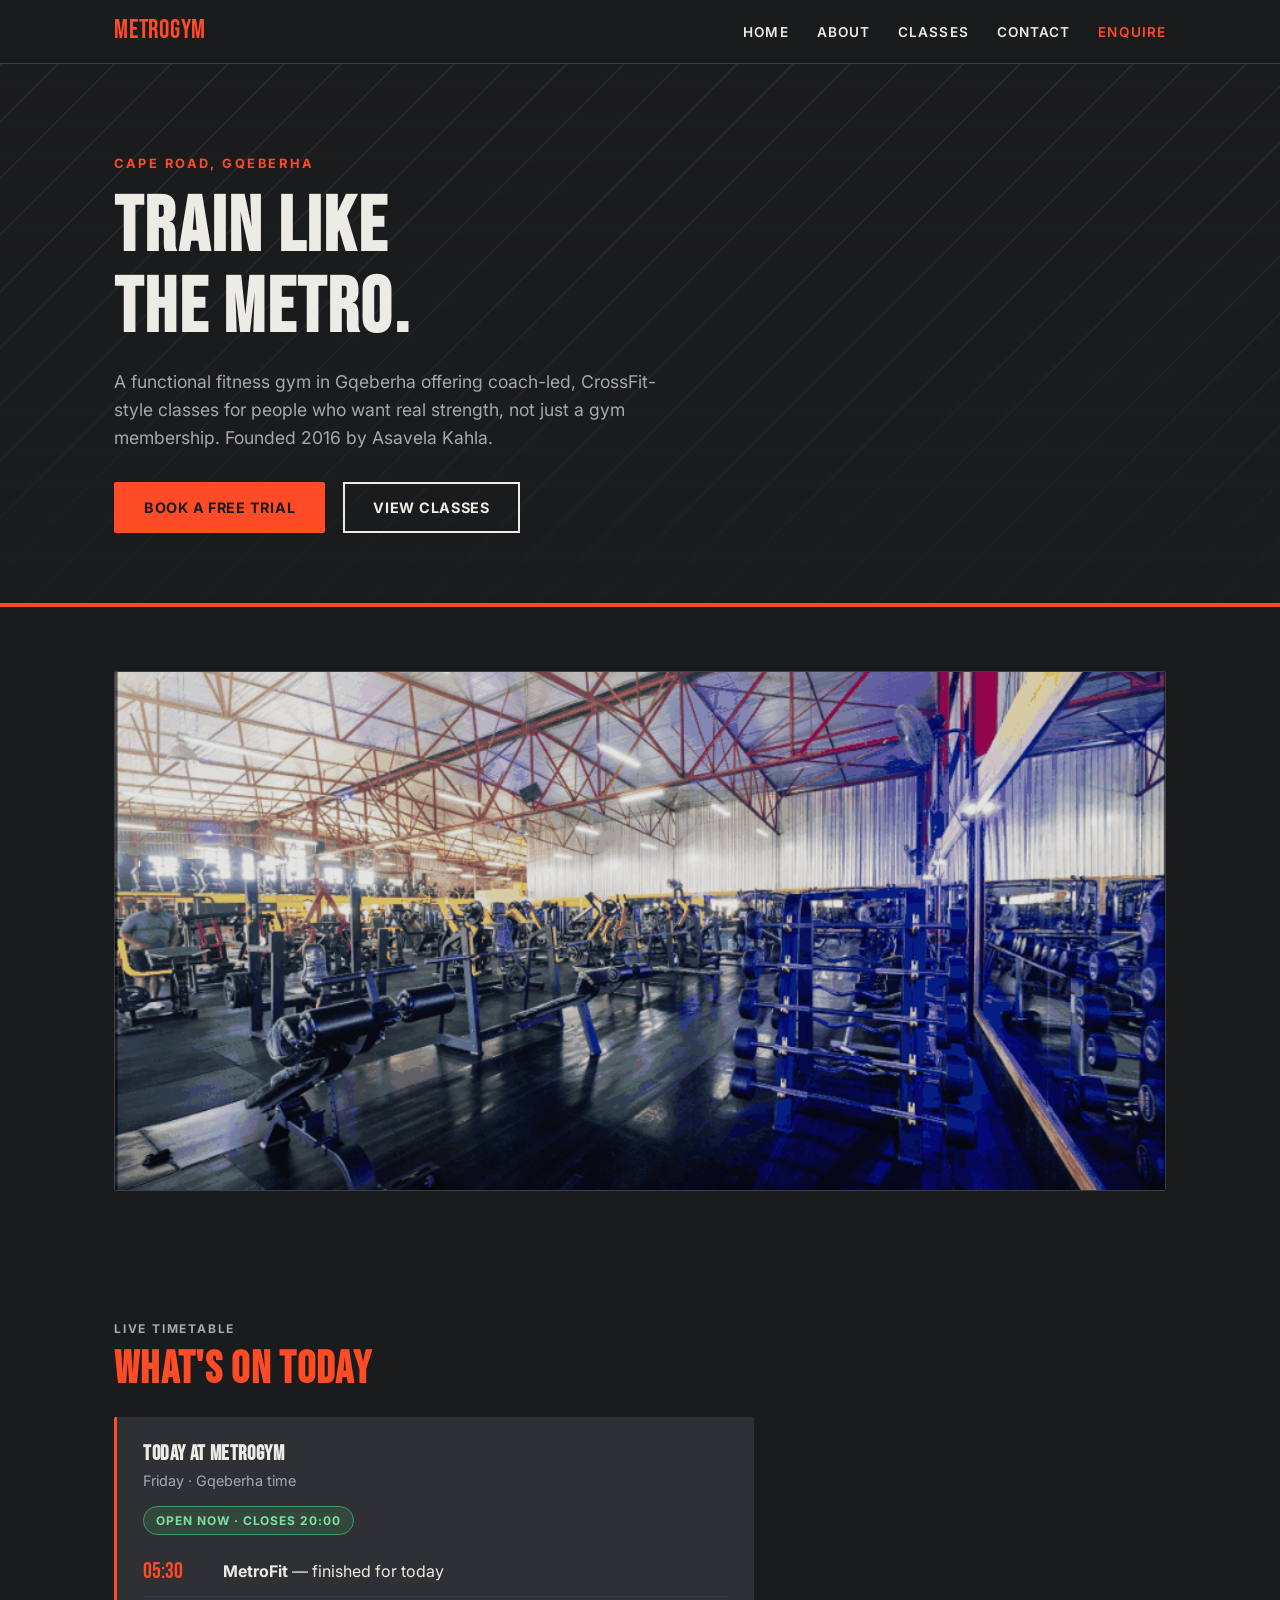
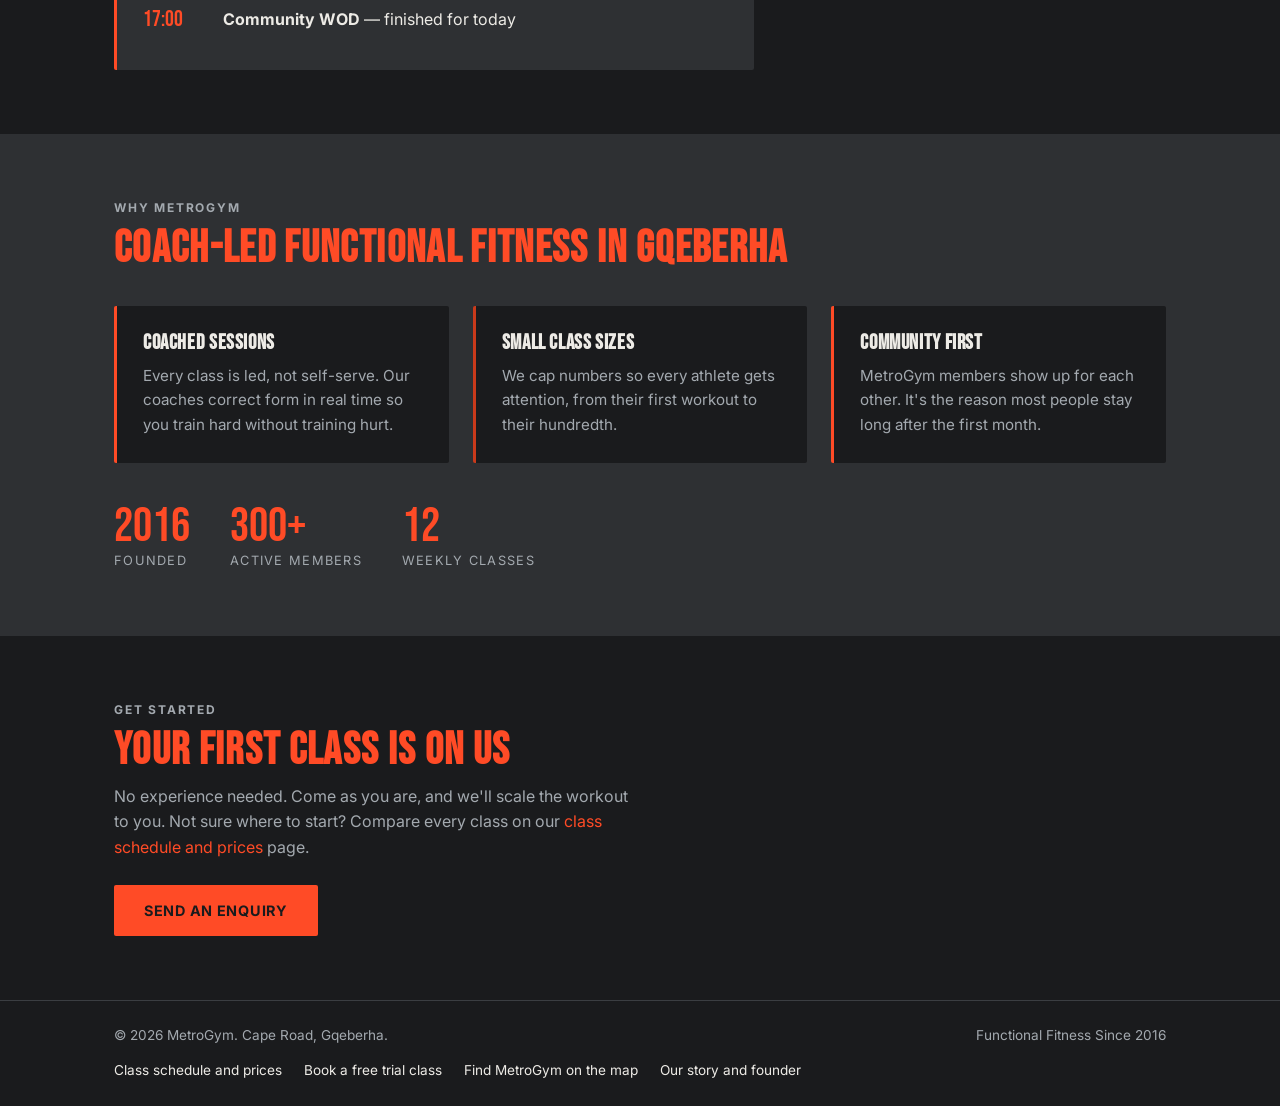
<file: index.html>
<!DOCTYPE html>
<html lang="en-ZA">
<head>
<meta charset="UTF-8">
<meta name="viewport" content="width=device-width, initial-scale=1.0">

<!-- SEO: unique title, description and keywords for this page -->
<title>MetroGym | Functional Fitness Gym in Gqeberha</title>
<meta name="description" content="MetroGym is a functional fitness gym on Cape Road, Gqeberha. Coach-led CrossFit-style classes for all levels. Book your free first class today.">
<meta name="keywords" content="functional fitness Gqeberha, CrossFit Gqeberha, gym Gqeberha, group fitness classes, beginner gym, MetroGym">
<meta name="author" content="Phawu Zotwa">
<meta name="robots" content="index, follow">
<meta name="theme-color" content="#1A1B1D">
<link rel="canonical" href="https://phawu6-spec.github.io/metrogym/">

<!-- Social sharing previews (Open Graph / Twitter) -->
<meta property="og:type" content="website">
<meta property="og:site_name" content="MetroGym">
<meta property="og:title" content="MetroGym | Functional Fitness Gym in Gqeberha">
<meta property="og:description" content="MetroGym is a functional fitness gym on Cape Road, Gqeberha. Coach-led CrossFit-style classes for all levels. Book your free first class today.">
<meta property="og:url" content="https://phawu6-spec.github.io/metrogym/">
<meta property="og:image" content="https://phawu6-spec.github.io/metrogym/images/hero-training.png">
<meta name="twitter:card" content="summary_large_image">

<link rel="icon" type="image/png" href="images/logo-mark.png">

<!-- Fonts and stylesheet -->
<link rel="preconnect" href="https://fonts.googleapis.com">
<link rel="preconnect" href="https://fonts.gstatic.com" crossorigin>
<link rel="stylesheet" href="https://fonts.googleapis.com/css2?family=Bebas+Neue&family=Inter:wght@400;500;600;700&display=swap">
<link rel="stylesheet" href="css/style.css">
<script>document.documentElement.className += ' js';</script>
<script type="application/ld+json">
{
  "@context": "https://schema.org",
  "@type": "ExerciseGym",
  "name": "MetroGym",
  "url": "https://phawu6-spec.github.io/metrogym/",
  "image": "https://phawu6-spec.github.io/metrogym/images/gym-exterior.png",
  "description": "Coach-led functional fitness and CrossFit-style classes on Cape Road, Gqeberha, founded in 2016 by Asavela Kahla.",
  "telephone": "+27415550123",
  "email": "info@metrogym.co.za",
  "foundingDate": "2016",
  "founder": {
    "@type": "Person",
    "name": "Asavela Kahla"
  },
  "priceRange": "R200 - R550 per month",
  "address": {
    "@type": "PostalAddress",
    "streetAddress": "Cape Road",
    "addressLocality": "Gqeberha",
    "addressRegion": "Eastern Cape",
    "addressCountry": "ZA"
  },
  "geo": {
    "@type": "GeoCoordinates",
    "latitude": -33.9456,
    "longitude": 25.5702
  },
  "openingHoursSpecification": [
    {
      "@type": "OpeningHoursSpecification",
      "dayOfWeek": [
        "Monday",
        "Tuesday",
        "Wednesday",
        "Thursday",
        "Friday"
      ],
      "opens": "05:00",
      "closes": "20:00"
    },
    {
      "@type": "OpeningHoursSpecification",
      "dayOfWeek": "Saturday",
      "opens": "07:00",
      "closes": "12:00"
    }
  ]
}
</script>
</head>
<body>
<a class="skip-link" href="#main">Skip to main content</a>

<!-- Site header: brand and primary navigation, shared across all pages -->
<header>
  <div class="nav-wrap">
    <a href="index.html" class="brand" aria-label="MetroGym home">METRO<span>GYM</span></a>
    <input type="checkbox" id="nav-toggle" class="nav-toggle">
    <label for="nav-toggle" class="nav-toggle-label" aria-label="Toggle menu">
      <span></span><span></span><span></span>
    </label>
    <nav id="site-nav" aria-label="Main navigation">
      <ul>
        <li><a href="index.html" aria-current="page">Home</a></li>
        <li><a href="about.html">About</a></li>
        <li><a href="services.html">Classes</a></li>
        <li><a href="contact.html">Contact</a></li>
        <li><a href="enquiry.html">Enquire</a></li>
      </ul>
    </nav>
  </div>
</header>

<!-- Main page content -->
<main id="main">

<!-- Hero: single H1, short pitch and the two main calls to action -->
<section class="hero">
  <div class="container">
    <p class="eyebrow">Cape Road, Gqeberha</p>
    <h1>Train Like<br>The Metro.</h1>
    <p class="lead">A functional fitness gym in Gqeberha offering coach-led, CrossFit-style classes for people who want real strength, not just a gym membership. Founded 2016 by Asavela Kahla.</p>
    <a href="enquiry.html" class="btn">Book a Free Trial</a>
    <a href="services.html" class="btn-outline" style="margin-left:14px;">View Classes</a>
  </div>
</section>

<section>
  <div class="container">
    <img src="images/hero-training.png" alt="Coach-led functional fitness training on the MetroGym floor in Gqeberha" class="photo" width="836" height="561">
  </div>
</section>

<!-- Dynamic content: built by js/script.js from data/classes.json and the clock -->
<section>
  <div class="container reveal">
    <p class="eyebrow-label">Live Timetable</p>
    <h2>What's On Today</h2>
    <div id="today-widget" aria-live="polite">
      <p class="today-note">See the full weekly timetable on our <a href="services.html">classes and schedule page</a>.</p>
    </div>
  </div>
</section>

<section class="alt">
  <div class="container">
    <p class="eyebrow-label">Why MetroGym</p>
    <h2>Coach-Led Functional Fitness In Gqeberha</h2>
    <div class="grid">
      <div class="card reveal">
        <h3>Coached Sessions</h3>
        <p>Every class is led, not self-serve. Our coaches correct form in real time so you train hard without training hurt.</p>
      </div>
      <div class="card reveal">
        <h3>Small Class Sizes</h3>
        <p>We cap numbers so every athlete gets attention, from their first workout to their hundredth.</p>
      </div>
      <div class="card reveal">
        <h3>Community First</h3>
        <p>MetroGym members show up for each other. It's the reason most people stay long after the first month.</p>
      </div>
    </div>
    <div class="stats">
      <div class="stat"><div class="num">2016</div><div class="label">Founded</div></div>
      <div class="stat"><div class="num">300+</div><div class="label">Active Members</div></div>
      <div class="stat"><div class="num">12</div><div class="label">Weekly Classes</div></div>
    </div>
  </div>
</section>

<section>
  <div class="container">
    <p class="eyebrow-label">Get Started</p>
    <h2>Your First Class Is On Us</h2>
    <p style="color:var(--steel); max-width:520px; margin-top:10px;">No experience needed. Come as you are, and we'll scale the workout to you. Not sure where to start? Compare every class on our <a href="services.html">class schedule and prices</a> page.</p>
    <a href="enquiry.html" class="btn" style="margin-top:24px;">Send an Enquiry</a>
  </div>
</section>

</main>

<!-- Site footer: copyright, tagline and internal links, shared across all pages -->
<footer>
  <div class="container">
    <span>&copy; <span id="year">2026</span> MetroGym. Cape Road, Gqeberha.</span>
    <span>Functional Fitness Since 2016</span>
    <ul class="footer-links">
      <li><a href="services.html">Class schedule and prices</a></li>
      <li><a href="enquiry.html">Book a free trial class</a></li>
      <li><a href="contact.html">Find MetroGym on the map</a></li>
      <li><a href="about.html">Our story and founder</a></li>
    </ul>
  </div>
</footer>

<script src="js/script.js"></script>
</body>
</html>
</file>
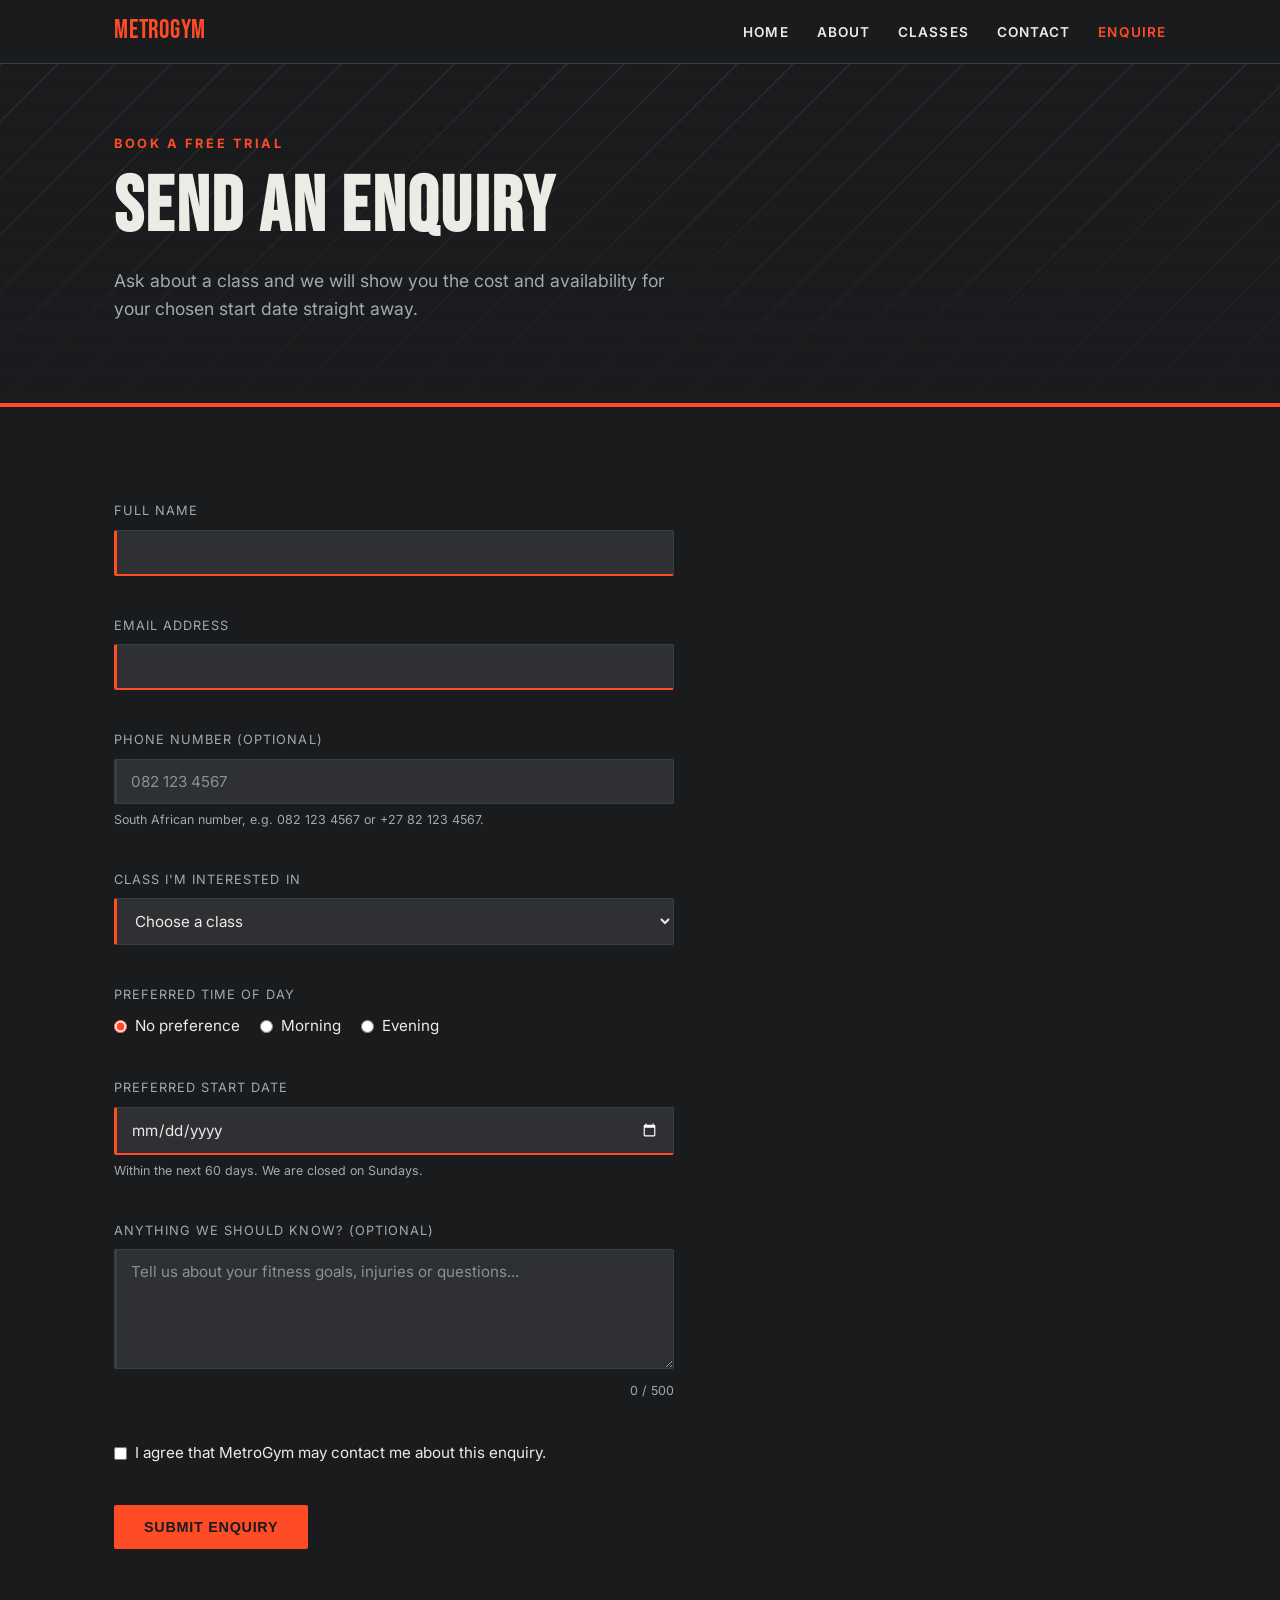
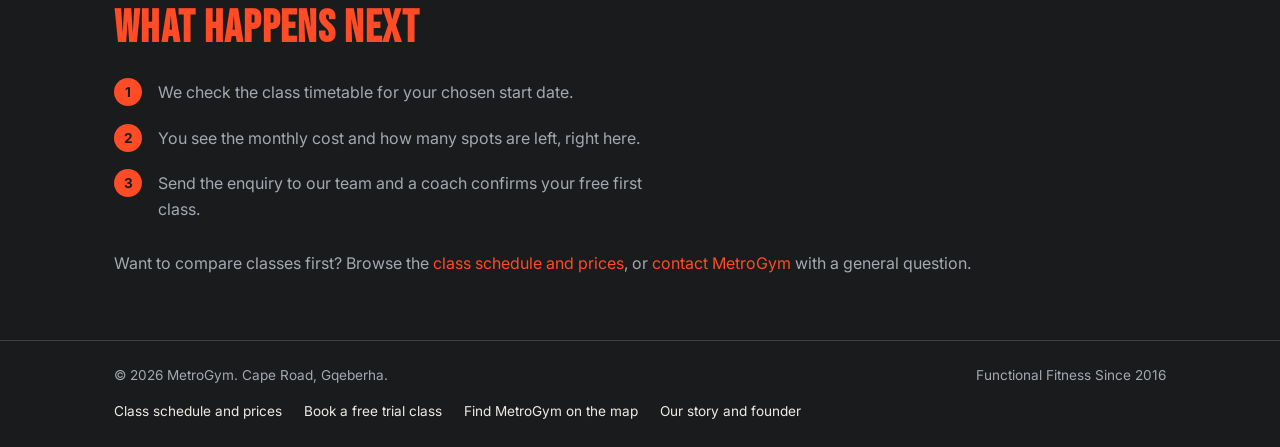
<file: enquiry.html>
<!DOCTYPE html>
<html lang="en-ZA">
<head>
<meta charset="UTF-8">
<meta name="viewport" content="width=device-width, initial-scale=1.0">

<!-- SEO: unique title, description and keywords for this page -->
<title>Class Enquiry & Free Trial | MetroGym Gqeberha</title>
<meta name="description" content="Enquire about a MetroGym class in Gqeberha. Choose your class and start date to see the monthly cost and availability, and book your free first class.">
<meta name="keywords" content="gym enquiry Gqeberha, free trial class, book fitness class, MetroGym prices, class availability">
<meta name="author" content="Phawu Zotwa">
<meta name="robots" content="index, follow">
<meta name="theme-color" content="#1A1B1D">
<link rel="canonical" href="https://phawu6-spec.github.io/metrogym/enquiry.html">

<!-- Social sharing previews (Open Graph / Twitter) -->
<meta property="og:type" content="website">
<meta property="og:site_name" content="MetroGym">
<meta property="og:title" content="Class Enquiry & Free Trial | MetroGym Gqeberha">
<meta property="og:description" content="Enquire about a MetroGym class in Gqeberha. Choose your class and start date to see the monthly cost and availability, and book your free first class.">
<meta property="og:url" content="https://phawu6-spec.github.io/metrogym/enquiry.html">
<meta property="og:image" content="https://phawu6-spec.github.io/metrogym/images/hero-training.png">
<meta name="twitter:card" content="summary_large_image">

<link rel="icon" type="image/png" href="images/logo-mark.png">

<!-- Fonts and stylesheet -->
<link rel="preconnect" href="https://fonts.googleapis.com">
<link rel="preconnect" href="https://fonts.gstatic.com" crossorigin>
<link rel="stylesheet" href="https://fonts.googleapis.com/css2?family=Bebas+Neue&family=Inter:wght@400;500;600;700&display=swap">
<link rel="stylesheet" href="css/style.css">
<script>document.documentElement.className += ' js';</script>
</head>
<body>
<a class="skip-link" href="#main">Skip to main content</a>

<!-- Site header: brand and primary navigation, shared across all pages -->
<header>
  <div class="nav-wrap">
    <a href="index.html" class="brand" aria-label="MetroGym home">METRO<span>GYM</span></a>
    <input type="checkbox" id="nav-toggle" class="nav-toggle">
    <label for="nav-toggle" class="nav-toggle-label" aria-label="Toggle menu">
      <span></span><span></span><span></span>
    </label>
    <nav id="site-nav" aria-label="Main navigation">
      <ul>
        <li><a href="index.html">Home</a></li>
        <li><a href="about.html">About</a></li>
        <li><a href="services.html">Classes</a></li>
        <li><a href="contact.html">Contact</a></li>
        <li><a href="enquiry.html" aria-current="page">Enquire</a></li>
      </ul>
    </nav>
  </div>
</header>

<!-- Main page content -->
<main id="main">

<section class="hero" style="padding:70px 0 50px;">
  <div class="container">
    <p class="eyebrow">Book A Free Trial</p>
    <h1>Send an Enquiry</h1>
    <p class="lead">Ask about a class and we will show you the cost and availability for your chosen start date straight away.</p>
  </div>
</section>

<section>
  <div class="container">
    <!-- Enquiry form: about ONE class (cost + availability). The action attribute names where the details are sent (the gym's email address); js/script.js validates first and answers on the page. -->
    <form id="enquiry-form" action="mailto:info@metrogym.co.za" method="post" enctype="text/plain" aria-label="Class enquiry form">
      <div class="field">
        <label for="name">Full name</label>
        <input type="text" id="name" name="name" required minlength="2" maxlength="60" autocomplete="name" data-name-field>
        <span class="field-error" id="name-error"></span>
      </div>
      <div class="field">
        <label for="email">Email address</label>
        <input type="email" id="email" name="email" required maxlength="120" autocomplete="email">
        <span class="field-error" id="email-error"></span>
      </div>
      <div class="field">
        <label for="phone">Phone number (optional)</label>
        <input type="tel" id="phone" name="phone" maxlength="18" pattern="(\+27|0)[0-9 \-]{9,14}" placeholder="082 123 4567" autocomplete="tel">
        <span class="field-hint">South African number, e.g. 082 123 4567 or +27 82 123 4567.</span>
        <span class="field-error" id="phone-error"></span>
      </div>
      <div class="field">
        <label for="class">Class I'm interested in</label>
        <select id="class" name="class" required data-msg="Please choose the class you would like to enquire about.">
          <option value="">Choose a class</option>
          <option value="metrofit">MetroFit</option>
          <option value="strength">Strength &amp; Conditioning</option>
          <option value="metrostart">MetroStart (beginners)</option>
          <option value="community-wod">Community WOD</option>
        </select>
        <span class="field-error" id="class-error"></span>
      </div>
      <fieldset class="field">
        <legend>Preferred time of day</legend>
        <div class="choice-row">
          <label class="choice"><input type="radio" id="session" name="session" value="any" checked required> No preference</label>
          <label class="choice"><input type="radio" id="session-morning" name="session" value="morning"> Morning</label>
          <label class="choice"><input type="radio" id="session-evening" name="session" value="evening"> Evening</label>
        </div>
        <span class="field-error" id="session-error"></span>
      </fieldset>
      <div class="field">
        <label for="start-date">Preferred start date</label>
        <input type="date" id="start-date" name="start-date" required data-msg="Please choose the date you would like to start.">
        <span class="field-hint">Within the next 60 days. We are closed on Sundays.</span>
        <span class="field-error" id="start-date-error"></span>
      </div>
      <div class="field">
        <label for="message">Anything we should know? (optional)</label>
        <textarea id="message" name="message" maxlength="500" placeholder="Tell us about your fitness goals, injuries or questions..."></textarea>
        <span class="counter" id="message-count">0 / 500</span>
        <span class="field-error" id="message-error"></span>
      </div>
      <div class="field">
        <label class="choice"><input type="checkbox" id="consent" name="consent" required data-msg="Please agree so that we can reply to your enquiry."> I agree that MetroGym may contact me about this enquiry.</label>
        <span class="field-error" id="consent-error"></span>
      </div>
      <!-- Honeypot: hidden from people, bots tend to fill it in -->
      <div class="hp" aria-hidden="true"><label>Leave this empty <input type="text" name="website" tabindex="-1" autocomplete="off"></label></div>

      <button type="submit" class="btn">Submit Enquiry</button>
      <div id="enquiry-response" class="form-response" role="status" aria-live="polite"></div>
    </form>

    <h2 style="margin-top:56px;">What Happens Next</h2>
    <ol class="steps">
      <li>We check the class timetable for your chosen start date.</li>
      <li>You see the monthly cost and how many spots are left, right here.</li>
      <li>Send the enquiry to our team and a coach confirms your free first class.</li>
    </ol>
    <p style="color:var(--steel); margin-top:18px;">Want to compare classes first? Browse the <a href="services.html">class schedule and prices</a>, or <a href="contact.html">contact MetroGym</a> with a general question.</p>
  </div>
</section>

</main>

<!-- Site footer: copyright, tagline and internal links, shared across all pages -->
<footer>
  <div class="container">
    <span>&copy; <span id="year">2026</span> MetroGym. Cape Road, Gqeberha.</span>
    <span>Functional Fitness Since 2016</span>
    <ul class="footer-links">
      <li><a href="services.html">Class schedule and prices</a></li>
      <li><a href="enquiry.html">Book a free trial class</a></li>
      <li><a href="contact.html">Find MetroGym on the map</a></li>
      <li><a href="about.html">Our story and founder</a></li>
    </ul>
  </div>
</footer>

<script src="js/script.js"></script>
</body>
</html>
</file>
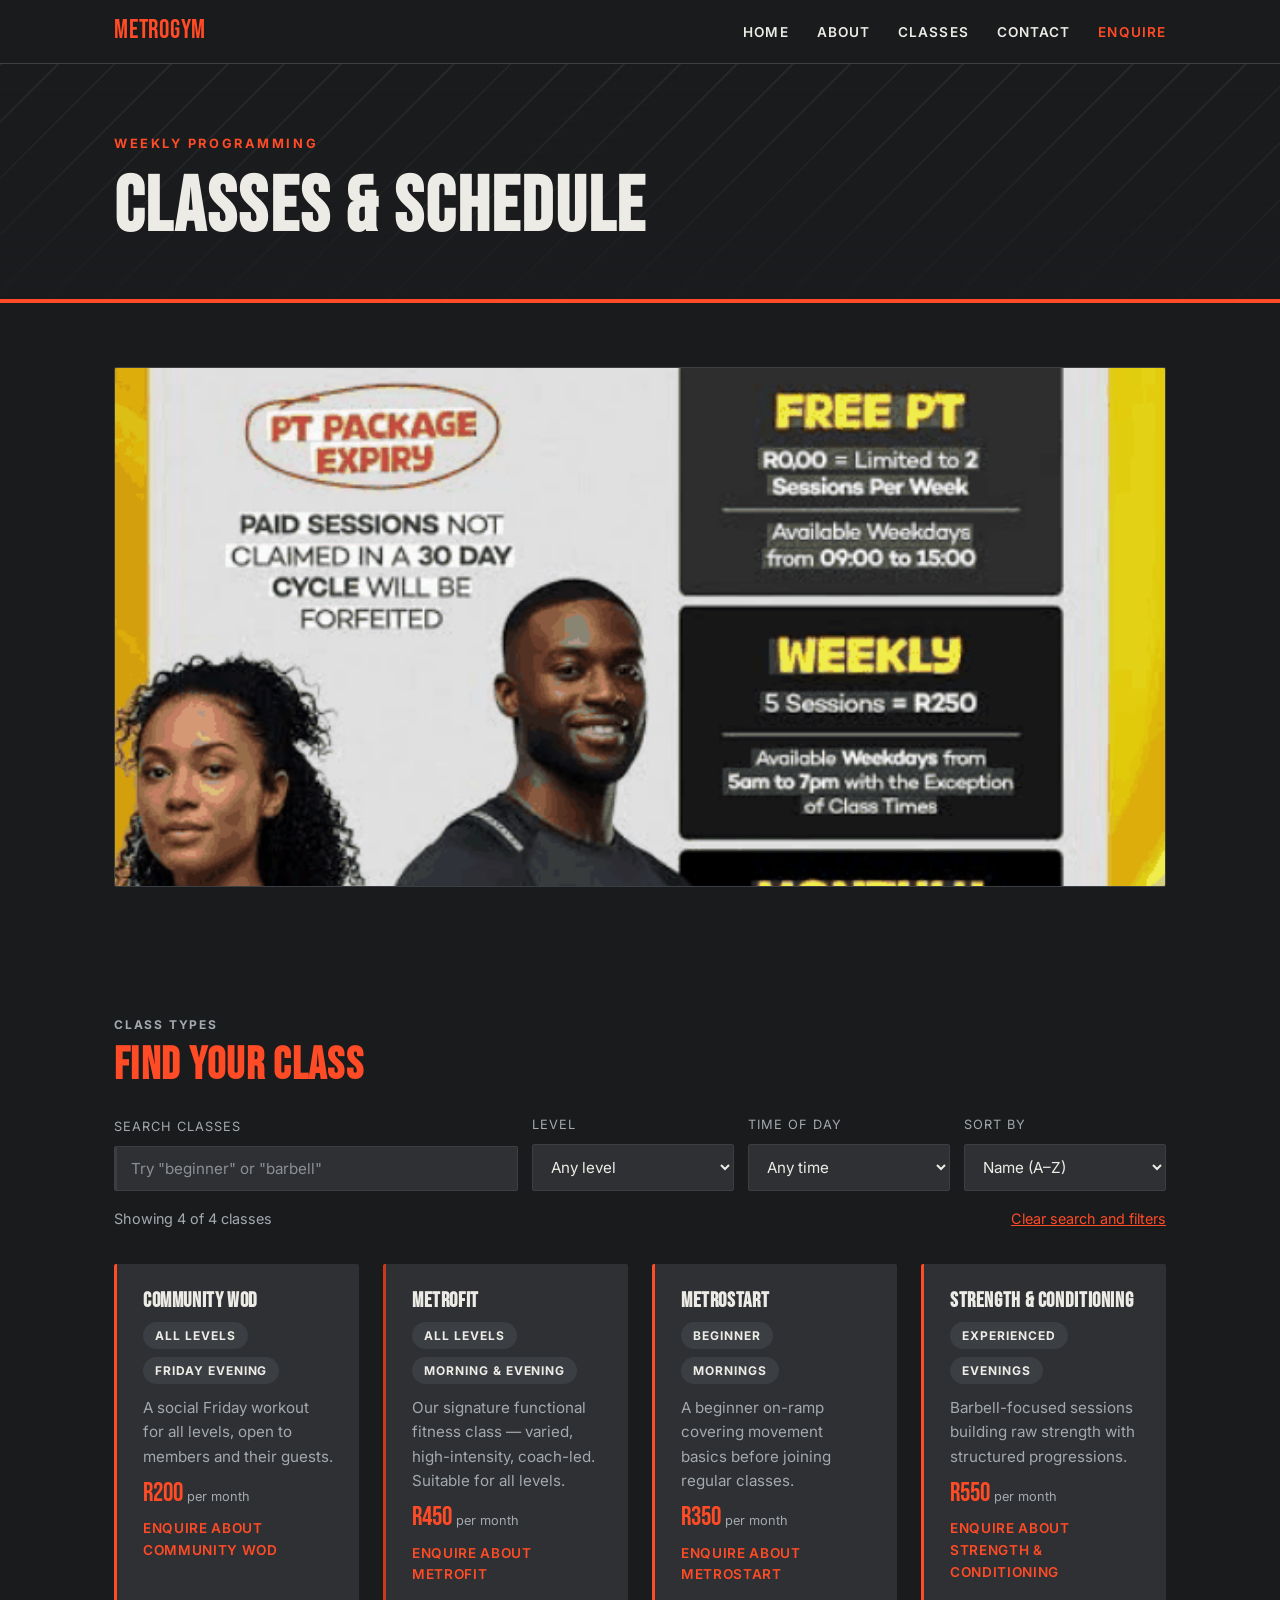
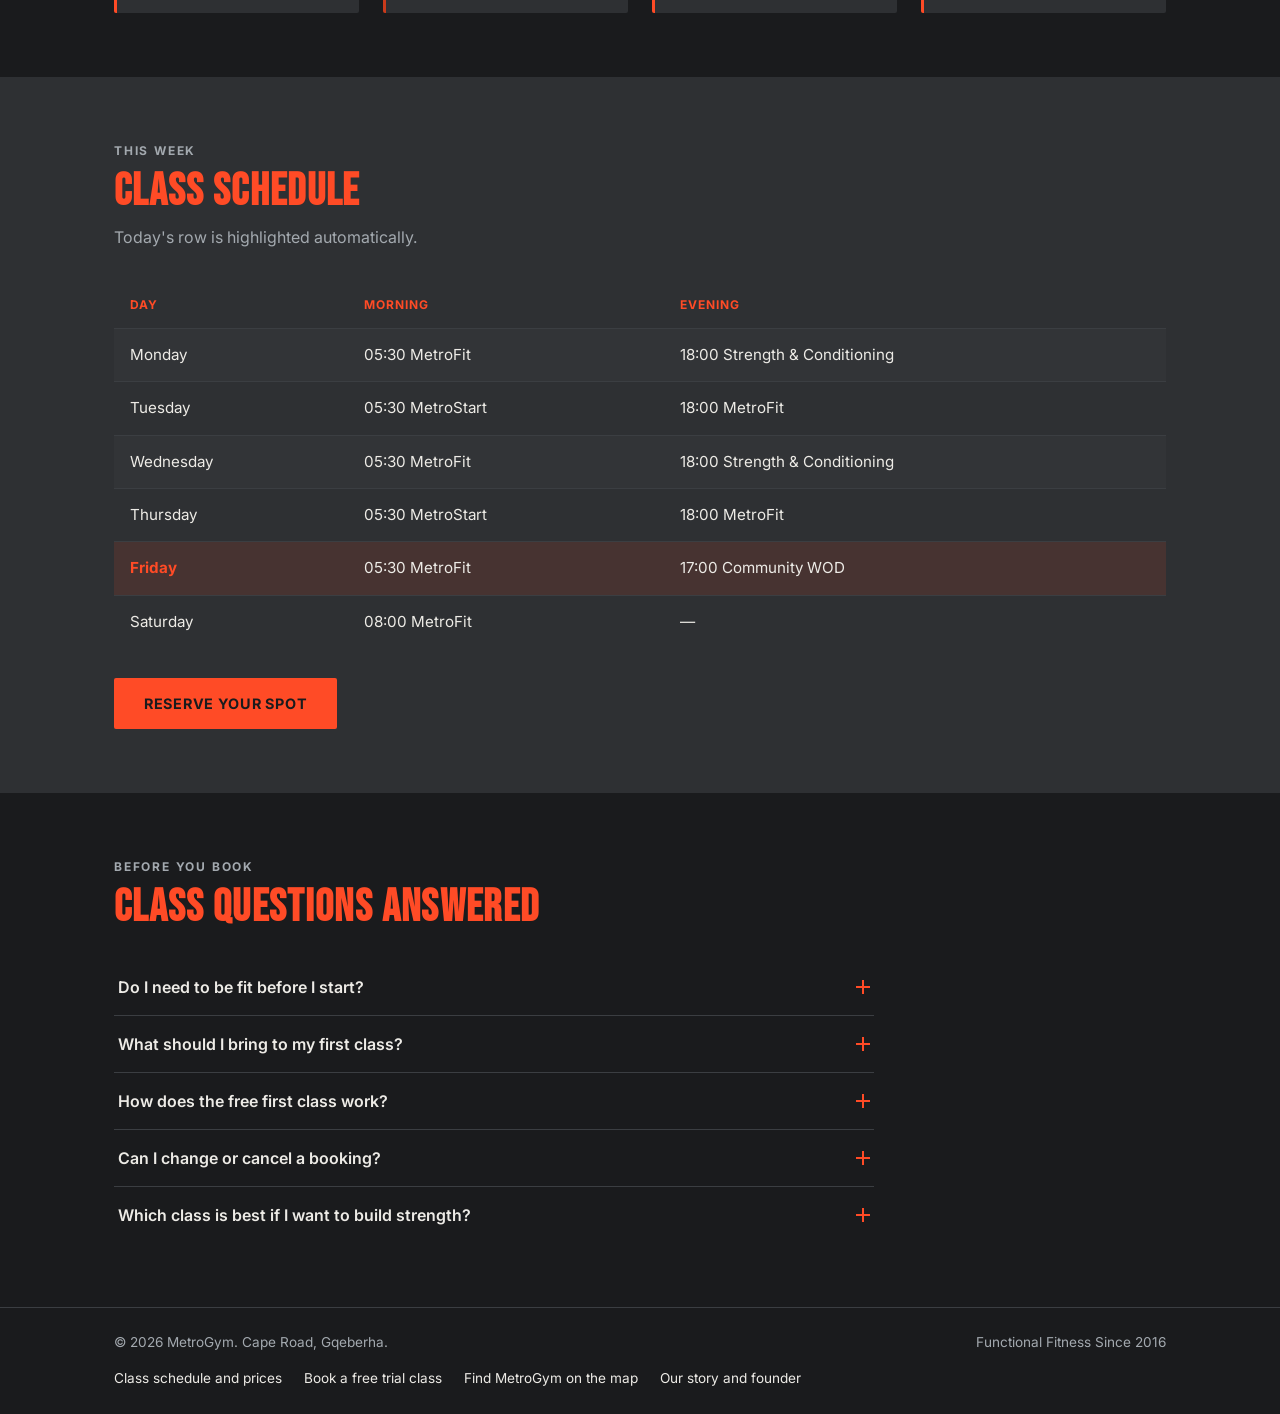
<file: services.html>
<!DOCTYPE html>
<html lang="en-ZA">
<head>
<meta charset="UTF-8">
<meta name="viewport" content="width=device-width, initial-scale=1.0">

<!-- SEO: unique title, description and keywords for this page -->
<title>Classes, Schedule & Prices | MetroGym Gqeberha</title>
<meta name="description" content="Compare MetroGym classes in Gqeberha: MetroFit, Strength & Conditioning, MetroStart and Community WOD. See the weekly schedule and monthly prices.">
<meta name="keywords" content="gym classes Gqeberha, class schedule, MetroFit, strength and conditioning, beginner fitness classes, gym prices Gqeberha">
<meta name="author" content="Phawu Zotwa">
<meta name="robots" content="index, follow">
<meta name="theme-color" content="#1A1B1D">
<link rel="canonical" href="https://phawu6-spec.github.io/metrogym/services.html">

<!-- Social sharing previews (Open Graph / Twitter) -->
<meta property="og:type" content="website">
<meta property="og:site_name" content="MetroGym">
<meta property="og:title" content="Classes, Schedule & Prices | MetroGym Gqeberha">
<meta property="og:description" content="Compare MetroGym classes in Gqeberha: MetroFit, Strength & Conditioning, MetroStart and Community WOD. See the weekly schedule and monthly prices.">
<meta property="og:url" content="https://phawu6-spec.github.io/metrogym/services.html">
<meta property="og:image" content="https://phawu6-spec.github.io/metrogym/images/class-session.png">
<meta name="twitter:card" content="summary_large_image">

<link rel="icon" type="image/png" href="images/logo-mark.png">

<!-- Fonts and stylesheet -->
<link rel="preconnect" href="https://fonts.googleapis.com">
<link rel="preconnect" href="https://fonts.gstatic.com" crossorigin>
<link rel="stylesheet" href="https://fonts.googleapis.com/css2?family=Bebas+Neue&family=Inter:wght@400;500;600;700&display=swap">
<link rel="stylesheet" href="css/style.css">
<script>document.documentElement.className += ' js';</script>
</head>
<body>
<a class="skip-link" href="#main">Skip to main content</a>

<!-- Site header: brand and primary navigation, shared across all pages -->
<header>
  <div class="nav-wrap">
    <a href="index.html" class="brand" aria-label="MetroGym home">METRO<span>GYM</span></a>
    <input type="checkbox" id="nav-toggle" class="nav-toggle">
    <label for="nav-toggle" class="nav-toggle-label" aria-label="Toggle menu">
      <span></span><span></span><span></span>
    </label>
    <nav id="site-nav" aria-label="Main navigation">
      <ul>
        <li><a href="index.html">Home</a></li>
        <li><a href="about.html">About</a></li>
        <li><a href="services.html" aria-current="page">Classes</a></li>
        <li><a href="contact.html">Contact</a></li>
        <li><a href="enquiry.html">Enquire</a></li>
      </ul>
    </nav>
  </div>
</header>

<!-- Main page content -->
<main id="main">

<section class="hero" style="padding:70px 0 50px;">
  <div class="container">
    <p class="eyebrow">Weekly Programming</p>
    <h1>Classes &amp; Schedule</h1>
  </div>
</section>

<section>
  <div class="container">
    <img src="images/class-session.png" alt="Coached functional fitness class session in progress at MetroGym" class="photo" width="570" height="603">
  </div>
</section>

<!-- Class explorer: search, filter and sort handled by js/script.js. All class details are plain HTML so search engines can read them. -->
<section>
  <div class="container">
    <p class="eyebrow-label">Class Types</p>
    <h2>Find Your Class</h2>

    <div class="explorer-tools" role="search" aria-label="Find a class">
      <div class="field">
        <label for="class-search">Search classes</label>
        <input type="search" id="class-search" placeholder="Try &quot;beginner&quot; or &quot;barbell&quot;" autocomplete="off">
      </div>
      <div class="field">
        <label for="class-level">Level</label>
        <select id="class-level">
          <option value="all">Any level</option>
          <option value="beginner">Beginner</option>
          <option value="everyone">All levels welcome</option>
          <option value="experienced">Experienced</option>
        </select>
      </div>
      <div class="field">
        <label for="class-time">Time of day</label>
        <select id="class-time">
          <option value="all">Any time</option>
          <option value="morning">Morning</option>
          <option value="evening">Evening</option>
        </select>
      </div>
      <div class="field">
        <label for="class-sort">Sort by</label>
        <select id="class-sort">
          <option value="name">Name (A–Z)</option>
          <option value="price-asc">Price: low to high</option>
          <option value="price-desc">Price: high to low</option>
        </select>
      </div>
    </div>
    <div class="explorer-meta">
      <span id="class-count" role="status" aria-live="polite">Showing 4 of 4 classes</span>
      <button type="button" class="link-button" id="class-reset">Clear search and filters</button>
    </div>

    <div class="grid" id="class-grid">
      <article class="card class-card reveal" data-name="MetroFit" data-level="everyone" data-price="450" data-times="morning evening" data-keywords="functional fitness conditioning hiit crossfit full body cardio">
        <h3>MetroFit</h3>
        <div class="meta"><span class="badge">All levels</span><span class="badge">Morning &amp; evening</span></div>
        <p>Our signature functional fitness class — varied, high-intensity, coach-led. Suitable for all levels.</p>
        <p class="price">R450 <small>per month</small></p>
        <a class="card-link" href="enquiry.html?class=metrofit">Enquire about MetroFit</a>
      </article>
      <article class="card class-card reveal" data-name="Strength &amp; Conditioning" data-level="experienced" data-price="550" data-times="evening" data-keywords="barbell weights lifting powerlifting strength squat deadlift">
        <h3>Strength &amp; Conditioning</h3>
        <div class="meta"><span class="badge">Experienced</span><span class="badge">Evenings</span></div>
        <p>Barbell-focused sessions building raw strength with structured progressions.</p>
        <p class="price">R550 <small>per month</small></p>
        <a class="card-link" href="enquiry.html?class=strength">Enquire about Strength &amp; Conditioning</a>
      </article>
      <article class="card class-card reveal" data-name="MetroStart" data-level="beginner" data-price="350" data-times="morning" data-keywords="beginner intro basics foundations first time starter new">
        <h3>MetroStart</h3>
        <div class="meta"><span class="badge">Beginner</span><span class="badge">Mornings</span></div>
        <p>A beginner on-ramp covering movement basics before joining regular classes.</p>
        <p class="price">R350 <small>per month</small></p>
        <a class="card-link" href="enquiry.html?class=metrostart">Enquire about MetroStart</a>
      </article>
      <article class="card class-card reveal" data-name="Community WOD" data-level="everyone" data-price="200" data-times="evening" data-keywords="friday social community workout guests friends fun">
        <h3>Community WOD</h3>
        <div class="meta"><span class="badge">All levels</span><span class="badge">Friday evening</span></div>
        <p>A social Friday workout for all levels, open to members and their guests.</p>
        <p class="price">R200 <small>per month</small></p>
        <a class="card-link" href="enquiry.html?class=community-wod">Enquire about Community WOD</a>
      </article>
    </div>
    <div class="empty-state" id="class-empty" hidden>
      <p>No classes match your search. Try a different word, or <button type="button" class="link-button" onclick="document.getElementById('class-reset').click()">clear the filters</button>.</p>
    </div>
  </div>
</section>

<section class="alt">
  <div class="container">
    <p class="eyebrow-label">This Week</p>
    <h2>Class Schedule</h2>
    <p style="color:var(--steel); margin-top:10px;">Today's row is highlighted automatically.</p>
    <table>
      <caption class="sr-only">MetroGym weekly class timetable</caption>
      <thead>
        <tr><th scope="col">Day</th><th scope="col">Morning</th><th scope="col">Evening</th></tr>
      </thead>
      <tbody>
        <tr data-day="1"><td>Monday</td><td>05:30 MetroFit</td><td>18:00 Strength &amp; Conditioning</td></tr>
        <tr data-day="2"><td>Tuesday</td><td>05:30 MetroStart</td><td>18:00 MetroFit</td></tr>
        <tr data-day="3"><td>Wednesday</td><td>05:30 MetroFit</td><td>18:00 Strength &amp; Conditioning</td></tr>
        <tr data-day="4"><td>Thursday</td><td>05:30 MetroStart</td><td>18:00 MetroFit</td></tr>
        <tr data-day="5"><td>Friday</td><td>05:30 MetroFit</td><td>17:00 Community WOD</td></tr>
        <tr data-day="6"><td>Saturday</td><td>08:00 MetroFit</td><td>—</td></tr>
      </tbody>
    </table>
    <a href="enquiry.html" class="btn" style="margin-top:30px;">Reserve Your Spot</a>
  </div>
</section>

<!-- Accordion: FAQ answers open and close with an animation -->
<section>
  <div class="container">
    <p class="eyebrow-label">Before You Book</p>
    <h2>Class Questions Answered</h2>
    <div class="accordion">
      <div class="accordion-item">
        <h3><button class="accordion-trigger" type="button" id="faq-1-btn" aria-expanded="false" aria-controls="faq-1">Do I need to be fit before I start?<span class="icon" aria-hidden="true"></span></button></h3>
        <div class="accordion-panel" id="faq-1" role="region" aria-labelledby="faq-1-btn"><p>No. Every workout is scaled to the athlete in front of us. If you are brand new, our MetroStart class covers the movement basics first.</p></div>
      </div>
      <div class="accordion-item">
        <h3><button class="accordion-trigger" type="button" id="faq-2-btn" aria-expanded="false" aria-controls="faq-2">What should I bring to my first class?<span class="icon" aria-hidden="true"></span></button></h3>
        <div class="accordion-panel" id="faq-2" role="region" aria-labelledby="faq-2-btn"><p>A water bottle, a small towel and clean, flat-soled training shoes. We provide all of the equipment.</p></div>
      </div>
      <div class="accordion-item">
        <h3><button class="accordion-trigger" type="button" id="faq-3-btn" aria-expanded="false" aria-controls="faq-3">How does the free first class work?<span class="icon" aria-hidden="true"></span></button></h3>
        <div class="accordion-panel" id="faq-3" role="region" aria-labelledby="faq-3-btn"><p>Send us an enquiry and choose a class and start date. Arrive ten minutes early to meet your coach — there is no payment or contract for your first class.</p></div>
      </div>
      <div class="accordion-item">
        <h3><button class="accordion-trigger" type="button" id="faq-4-btn" aria-expanded="false" aria-controls="faq-4">Can I change or cancel a booking?<span class="icon" aria-hidden="true"></span></button></h3>
        <div class="accordion-panel" id="faq-4" role="region" aria-labelledby="faq-4-btn"><p>Yes. Let us know at least 12 hours before the class by email or phone so we can offer your spot to someone on the waiting list.</p></div>
      </div>
      <div class="accordion-item">
        <h3><button class="accordion-trigger" type="button" id="faq-5-btn" aria-expanded="false" aria-controls="faq-5">Which class is best if I want to build strength?<span class="icon" aria-hidden="true"></span></button></h3>
        <div class="accordion-panel" id="faq-5" role="region" aria-labelledby="faq-5-btn"><p>Strength &amp; Conditioning is barbell-focused and suits people with some training experience. Beginners should start with MetroStart, then move on to MetroFit.</p></div>
      </div>
    </div>
  </div>
</section>

</main>

<!-- Site footer: copyright, tagline and internal links, shared across all pages -->
<footer>
  <div class="container">
    <span>&copy; <span id="year">2026</span> MetroGym. Cape Road, Gqeberha.</span>
    <span>Functional Fitness Since 2016</span>
    <ul class="footer-links">
      <li><a href="services.html">Class schedule and prices</a></li>
      <li><a href="enquiry.html">Book a free trial class</a></li>
      <li><a href="contact.html">Find MetroGym on the map</a></li>
      <li><a href="about.html">Our story and founder</a></li>
    </ul>
  </div>
</footer>

<script src="js/script.js"></script>
</body>
</html>
</file>
<file: css/style.css>
/*
* MetroGym — shared styles
* Part 1: base reset, typography, layout, colour
* Part 2: pseudo-classes, media queries, responsive layout/typography/nav/images
* Part 3: form validation/response states, accordion, gallery + lightbox,
*         class search/filter/sort, today widget, map, scroll animations,
*         accessibility (skip link, focus states, contrast, reduced motion)
*/

/* Fonts (Bebas Neue + Inter) are loaded with <link> tags in each page <head> for faster rendering. */

:root {
  --charcoal: #1A1B1D;
  --concrete: #2E3033;
  --concrete-light: #3B3E42;
  --chalk: #EDEBE6;
  --steel: #A3A9AF; /* lightened from #6B7076 for WCAG AA contrast */
  --orange: #FF4B26;
  --orange-dim: #C93A1B;
  --radius: 2px;
}

* { box-sizing: border-box; margin: 0; padding: 0; }
html { scroll-behavior: smooth; }

body {
  background: var(--charcoal);
  color: var(--chalk);
  font-family: 'Inter', sans-serif;
  line-height: 1.6;
  font-size: 16px;
}

h1, h2, h3, .brand {
  font-family: 'Bebas Neue', sans-serif;
  letter-spacing: 0.03em;
  text-transform: uppercase;
  line-height: 1.05;
}
h1 { font-size: clamp(2.6rem, 6vw, 5rem); }
h2 { font-size: clamp(1.8rem, 4vw, 2.8rem); color: var(--orange); }
h3 { font-size: 1.3rem; }

a { color: var(--orange); text-decoration: none; }
a:hover { text-decoration: underline; }
a:focus-visible { outline: 2px solid var(--orange); outline-offset: 2px; }

img { max-width: 100%; display: block; }

.container { max-width: 1100px; margin: 0 auto; padding: 0 24px; }

header {
  background: var(--charcoal);
  border-bottom: 1px solid var(--concrete-light);
  position: sticky;
  top: 0;
  z-index: 10;
}
.nav-wrap {
  display: flex;
  align-items: center;
  justify-content: space-between;
  padding: 18px 24px;
  max-width: 1100px;
  margin: 0 auto;
  position: relative;
}
.brand { font-size: 1.6rem; color: var(--chalk); }
.brand span { color: var(--orange); }

nav ul { list-style: none; display: flex; gap: 28px; }
nav a {
  color: var(--chalk);
  font-weight: 600;
  font-size: 0.85rem;
  letter-spacing: 0.08em;
  text-transform: uppercase;
}
nav a:hover, nav a[aria-current="page"] { color: var(--orange); text-decoration: none; }
nav ul li:first-child a { padding-left: 0; }
nav ul li:last-child a { color: var(--orange); }
nav ul li:last-child a:hover { color: var(--chalk); }

.nav-toggle { display: none; }
.nav-toggle-label {
  display: none;
  flex-direction: column;
  gap: 5px;
  cursor: pointer;
  padding: 6px;
}
.nav-toggle-label span { display: block; width: 26px; height: 2px; background: var(--chalk); }

.hero {
  padding: 90px 0 70px;
  border-bottom: 4px solid var(--orange);
  background:
    linear-gradient(180deg, rgba(26,27,29,0.4), rgba(26,27,29,0.95)),
    repeating-linear-gradient(135deg, var(--concrete) 0 2px, var(--charcoal) 2px 40px);
}
.hero .eyebrow {
  color: var(--orange);
  font-weight: 700;
  letter-spacing: 0.2em;
  text-transform: uppercase;
  font-size: 0.8rem;
  margin-bottom: 14px;
}
.hero p.lead { max-width: 560px; color: var(--steel); font-size: 1.1rem; margin: 18px 0 30px; }

.btn {
  display: inline-block;
  background: var(--orange);
  color: var(--charcoal);
  font-weight: 700;
  padding: 14px 30px;
  border-radius: var(--radius);
  text-transform: uppercase;
  letter-spacing: 0.05em;
  font-size: 0.9rem;
  border: none;
  cursor: pointer;
}
.btn:hover { background: var(--orange-dim); text-decoration: none; color: var(--chalk); }
.btn:active { transform: translateY(1px); }
.btn:focus-visible { outline: 2px solid var(--chalk); outline-offset: 2px; }
.btn:disabled { opacity: 0.6; cursor: not-allowed; }

.btn-outline {
  display: inline-block;
  border: 2px solid var(--chalk);
  color: var(--chalk);
  font-weight: 700;
  padding: 12px 28px;
  text-transform: uppercase;
  letter-spacing: 0.05em;
  font-size: 0.9rem;
}
.btn-outline:hover { border-color: var(--orange); color: var(--orange); text-decoration: none; }
.btn-outline:active { transform: translateY(1px); }

section { padding: 64px 0; }
section.alt { background: var(--concrete); }

.eyebrow-label {
  color: var(--steel);
  font-weight: 700;
  letter-spacing: 0.15em;
  text-transform: uppercase;
  font-size: 0.75rem;
  margin-bottom: 8px;
}

.grid {
  display: grid;
  gap: 24px;
  grid-template-columns: repeat(auto-fit, minmax(230px, 1fr));
  margin-top: 34px;
}
.card {
  background: var(--concrete);
  border-left: 3px solid var(--orange);
  padding: 26px;
  border-radius: var(--radius);
  transition: border-color 0.2s ease, background 0.2s ease;
}
section.alt .card { background: var(--charcoal); }
.card:hover { border-left-color: var(--chalk); }
.grid .card:nth-child(even) { border-left-color: var(--orange-dim); }
.card h3 { color: var(--chalk); margin-bottom: 10px; }
.card p { color: var(--steel); font-size: 0.95rem; }

.photo {
  width: 100%;
  height: auto;
  border-radius: var(--radius);
  border: 1px solid var(--concrete-light);
  display: block;
}
.photo { max-height: 520px; object-fit: cover; }
.photo-frame { margin-top: 30px; }

.stats { display: flex; flex-wrap: wrap; gap: 40px; margin-top: 40px; }
.stat .num { font-family: 'Bebas Neue', sans-serif; font-size: 3rem; color: var(--orange); line-height: 1; }
.stat .label { color: var(--steel); font-size: 0.8rem; text-transform: uppercase; letter-spacing: 0.1em; }

table { width: 100%; border-collapse: collapse; margin-top: 30px; }
th, td { text-align: left; padding: 14px 16px; border-bottom: 1px solid var(--concrete-light); font-size: 0.95rem; }
th { text-transform: uppercase; letter-spacing: 0.08em; font-size: 0.75rem; color: var(--orange); }
td { color: var(--chalk); }
tr:hover td { background: var(--concrete); }
tbody tr:nth-child(odd) td { background: rgba(255,255,255,0.02); }

form { max-width: 560px; margin-top: 30px; }
.field { margin-bottom: 20px; }
label {
  display: block;
  font-size: 0.8rem;
  text-transform: uppercase;
  letter-spacing: 0.08em;
  color: var(--steel);
  margin-bottom: 8px;
}
input, textarea, select {
  width: 100%;
  background: var(--concrete);
  border: 1px solid var(--concrete-light);
  color: var(--chalk);
  padding: 12px 14px;
  font-family: 'Inter', sans-serif;
  font-size: 0.95rem;
  border-radius: var(--radius);
}
input:focus, textarea:focus, select:focus {
  outline: 2px solid var(--orange);
  outline-offset: 1px;
  border-color: var(--orange);
}
input:required, select:required, textarea:required { border-left: 3px solid var(--orange); }
input[type="date"] { color-scheme: dark; }
textarea { resize: vertical; min-height: 120px; }

/* Form validation & response (Part 3) */
.field-error { display: block; min-height: 1.1em; color: var(--orange); font-size: 0.8rem; margin-top: 6px; }
.field.has-error input, .field.has-error select, .field.has-error textarea {
  border-color: var(--orange);
  outline: 1px solid var(--orange);
}
.form-response { margin-top: 24px; border-radius: var(--radius); font-size: 0.95rem; line-height: 1.6; }
.form-response:empty { display: none; margin-top: 0; }
.form-response.success {
  padding: 20px;
  background: var(--concrete);
  border-left: 3px solid var(--orange);
  color: var(--chalk);
}
.form-response.success h4 {
  font-family: 'Bebas Neue', sans-serif;
  letter-spacing: 0.03em;
  text-transform: uppercase;
  color: var(--orange);
  font-size: 1.2rem;
  margin-bottom: 8px;
}
.form-response.error {
  padding: 14px 20px;
  background: rgba(255,75,38,0.08);
  border-left: 3px solid var(--orange);
  color: var(--chalk);
}

.info-list { list-style: none; margin-top: 24px; }
.info-list li { padding: 10px 0; border-bottom: 1px solid var(--concrete-light); color: var(--chalk); }
.info-list li:last-child { border-bottom: none; }
.info-list strong { display: inline-block; min-width: 90px; color: var(--steel); font-weight: 600; }

footer { border-top: 1px solid var(--concrete-light); padding: 24px 0; }
footer .container { display: flex; justify-content: space-between; flex-wrap: wrap; gap: 8px; color: var(--steel); font-size: 0.85rem; }

/* MEDIA QUERIES / RESPONSIVE BREAKPOINTS */
@media (max-width: 768px) {
  .container { padding: 0 18px; }
  h1 { font-size: clamp(2.2rem, 8vw, 3.4rem); }
  h2 { font-size: clamp(1.5rem, 6vw, 2.1rem); }
  .hero { padding: 60px 0 44px; }
  section { padding: 44px 0; }
  .grid { grid-template-columns: 1fr; }
  table { font-size: 0.85rem; }
  th, td { padding: 10px 8px; }

  .nav-toggle-label { display: flex; }
  nav { width: 100%; }
  nav ul {
    flex-direction: column;
    gap: 0;
    position: absolute;
    top: 100%;
    left: 0;
    right: 0;
    background: var(--charcoal);
    border-bottom: 1px solid var(--concrete-light);
    max-height: 0;
    overflow: hidden;
    transition: max-height 0.25s ease;
  }
  nav ul li { border-top: 1px solid var(--concrete-light); }
  nav ul li a { display: block; padding: 14px 24px; }
  .nav-toggle:checked ~ nav ul { max-height: 400px; }

  footer .container { flex-direction: column; text-align: center; }
}

@media (max-width: 480px) {
  .hero .lead { font-size: 1rem; }
  .btn, .btn-outline { width: 100%; text-align: center; }
  .btn + .btn-outline { margin-left: 0 !important; margin-top: 12px; }
  .stats { gap: 24px; }
  .stat .num { font-size: 2.2rem; }
}


/* =====================================================================
   PART 3 ADDITIONS
   ===================================================================== */

/* ---- Accessibility helpers ---- */
.sr-only {
  position: absolute; width: 1px; height: 1px; padding: 0; margin: -1px;
  overflow: hidden; clip: rect(0,0,0,0); white-space: nowrap; border: 0;
}
.skip-link {
  position: absolute; left: 12px; top: -60px; z-index: 100;
  background: var(--orange); color: var(--charcoal); font-weight: 700;
  padding: 10px 16px; border-radius: var(--radius); transition: top 0.2s ease;
}
.skip-link:focus { top: 12px; text-decoration: none; }
button:focus-visible, select:focus-visible, summary:focus-visible { outline: 2px solid var(--orange); outline-offset: 2px; }

/* ---- Scroll-reveal animation (JS adds .is-visible; only hides when JS is on) ---- */
.js .reveal { opacity: 0; transform: translateY(18px); transition: opacity 0.5s ease, transform 0.5s ease; }
.js .reveal.is-visible { opacity: 1; transform: none; }

/* ---- Footer (extended with internal links) ---- */
footer .footer-links { display: flex; flex-wrap: wrap; gap: 6px 22px; list-style: none; width: 100%; margin-top: 6px; }
footer .footer-links a { color: var(--chalk); font-size: 0.85rem; }
footer .footer-links a:hover { color: var(--orange); }

/* ---- Open-now badge + today widget (dynamic content) ---- */
.badge {
  display: inline-block; padding: 4px 12px; border-radius: 999px; font-size: 0.75rem;
  font-weight: 700; letter-spacing: 0.08em; text-transform: uppercase;
  background: var(--concrete-light); color: var(--chalk);
}
.badge.open { background: rgba(80, 200, 120, 0.15); color: #7fe0a0; border: 1px solid #3f9d62; }
.badge.closed { background: rgba(255, 75, 38, 0.12); color: #ff8a70; border: 1px solid var(--orange-dim); }
.today-card { background: var(--concrete); border-left: 3px solid var(--orange); padding: 26px; border-radius: var(--radius); margin-top: 24px; max-width: 640px; }
.today-card h3 { margin-bottom: 4px; }
.today-card .today-date { color: var(--steel); font-size: 0.9rem; margin-bottom: 14px; }
.today-list { list-style: none; margin-top: 14px; }
.today-list li { display: flex; gap: 16px; padding: 10px 0; border-top: 1px solid var(--concrete-light); }
.today-list .t-time { font-family: 'Bebas Neue', sans-serif; font-size: 1.4rem; color: var(--orange); min-width: 64px; line-height: 1.2; }
.today-list .t-next { background: rgba(255,75,38,0.08); }
.today-note { color: var(--steel); font-size: 0.9rem; margin-top: 12px; }

/* ---- Class explorer: search / filter / sort ---- */
.explorer-tools { display: grid; gap: 14px; grid-template-columns: 2fr 1fr 1fr 1fr; align-items: end; margin-top: 26px; }
.explorer-tools .field { margin-bottom: 0; }
.explorer-meta { display: flex; justify-content: space-between; align-items: center; flex-wrap: wrap; gap: 10px; margin-top: 16px; color: var(--steel); font-size: 0.9rem; }
.link-button { background: none; border: none; color: var(--orange); font: inherit; cursor: pointer; text-decoration: underline; padding: 0; }
.link-button:hover { color: var(--chalk); }
.class-card .meta { display: flex; flex-wrap: wrap; gap: 8px; margin: 4px 0 12px; }
.class-card .price { font-family: 'Bebas Neue', sans-serif; font-size: 1.6rem; color: var(--orange); margin-top: 12px; line-height: 1; }
.class-card .price small { font-family: 'Inter', sans-serif; font-size: 0.8rem; color: var(--steel); }
.class-card .card-link { display: inline-block; margin-top: 12px; font-weight: 600; font-size: 0.85rem; letter-spacing: 0.05em; text-transform: uppercase; }
.class-card[hidden] { display: none; }
.class-card.pop-in { animation: popIn 0.35s ease; }
@keyframes popIn { from { opacity: 0; transform: translateY(10px); } to { opacity: 1; transform: none; } }
.empty-state { margin-top: 24px; padding: 20px; background: var(--concrete); border-left: 3px solid var(--orange); border-radius: var(--radius); }
.today-row td { background: rgba(255, 75, 38, 0.12) !important; }
.today-row td:first-child { font-weight: 700; color: var(--orange); }

/* ---- Accordion (FAQ) ---- */
.accordion { margin-top: 28px; max-width: 760px; }
.accordion-item { border-bottom: 1px solid var(--concrete-light); }
.accordion-trigger {
  width: 100%; display: flex; justify-content: space-between; align-items: center; gap: 16px;
  background: none; border: none; color: var(--chalk); text-align: left; cursor: pointer;
  font-family: 'Inter', sans-serif; font-weight: 600; font-size: 1rem; padding: 18px 4px;
  transition: color 0.2s ease;
}
.accordion-trigger:hover { color: var(--orange); }
.accordion-trigger .icon { flex: none; width: 14px; height: 14px; position: relative; }
.accordion-trigger .icon::before, .accordion-trigger .icon::after {
  content: ""; position: absolute; background: var(--orange); left: 0; right: 0; top: 6px; height: 2px;
  transition: transform 0.25s ease;
}
.accordion-trigger .icon::after { transform: rotate(90deg); }
.accordion-trigger[aria-expanded="true"] .icon::after { transform: rotate(0deg); }
.accordion-panel { transition: max-height 0.3s ease; }
.js .accordion-panel { max-height: 0; overflow: hidden; }
.accordion-panel p { color: var(--steel); padding: 0 4px 18px; max-width: 640px; }

/* ---- Gallery + lightbox ---- */
.gallery { display: grid; gap: 14px; grid-template-columns: repeat(4, 1fr); margin-top: 28px; }
.gallery-item { display: block; position: relative; overflow: hidden; border-radius: var(--radius); border: 1px solid var(--concrete-light); aspect-ratio: 4 / 5; background: var(--concrete); cursor: zoom-in; }
.gallery-item img { width: 100%; height: 100%; object-fit: cover; transition: transform 0.35s ease; }
.gallery-item:hover img, .gallery-item:focus-visible img { transform: scale(1.06); }
.gallery-item::after {
  content: attr(data-caption); position: absolute; left: 0; right: 0; bottom: 0; padding: 22px 10px 8px;
  font-size: 0.78rem; color: var(--chalk); background: linear-gradient(transparent, rgba(0,0,0,0.75));
  opacity: 0; transition: opacity 0.25s ease;
}
.gallery-item:hover::after, .gallery-item:focus-visible::after { opacity: 1; }

.lightbox {
  position: fixed; inset: 0; z-index: 200; display: none; align-items: center; justify-content: center;
  flex-direction: column; background: rgba(10, 10, 11, 0.94); padding: 56px 16px 24px;
  opacity: 0; transition: opacity 0.25s ease;
}
.lightbox.open { display: flex; }
.lightbox.show { opacity: 1; }
.lightbox figure { max-width: min(92vw, 900px); max-height: 82vh; display: flex; flex-direction: column; align-items: center; }
.lightbox img { max-width: 100%; max-height: 72vh; width: auto; height: auto; border-radius: var(--radius); }
.lightbox figcaption { margin-top: 12px; color: var(--chalk); font-size: 0.95rem; text-align: center; }
.lightbox button {
  position: absolute; background: rgba(46,48,51,0.9); color: var(--chalk); border: 1px solid var(--concrete-light);
  width: 48px; height: 48px; border-radius: 50%; font-size: 1.4rem; cursor: pointer; transition: background 0.2s ease;
}
.lightbox button:hover { background: var(--orange); color: var(--charcoal); }
.lightbox .lb-close { top: 12px; right: 12px; }
.lightbox .lb-prev { left: 12px; top: 50%; transform: translateY(-50%); }
.lightbox .lb-next { right: 12px; top: 50%; transform: translateY(-50%); }

/* ---- Map ---- */
#map { width: 100%; height: 380px; border-radius: var(--radius); border: 1px solid var(--concrete-light); margin-top: 24px; background: var(--concrete); }
#map.map-fallback { display: flex; align-items: center; justify-content: center; text-align: center; padding: 20px; color: var(--steel); }
.map-controls { display: flex; flex-wrap: wrap; gap: 10px; margin-top: 14px; }
.map-controls button { background: var(--concrete); color: var(--chalk); border: 1px solid var(--concrete-light); padding: 10px 16px; border-radius: var(--radius); cursor: pointer; font: inherit; font-size: 0.85rem; transition: border-color 0.2s ease, color 0.2s ease; }
.map-controls button:hover, .map-controls button[aria-pressed="true"] { border-color: var(--orange); color: var(--orange); }
.leaflet-popup-content { color: #1A1B1D; font-family: 'Inter', sans-serif; }

/* ---- Forms (Part 3 extras) ---- */
fieldset { border: none; margin-bottom: 20px; }
legend { font-size: 0.8rem; text-transform: uppercase; letter-spacing: 0.08em; color: var(--steel); margin-bottom: 8px; padding: 0; }
.choice-row { display: flex; flex-wrap: wrap; gap: 10px 20px; }
.choice { display: flex; align-items: center; gap: 8px; text-transform: none; letter-spacing: 0; font-size: 0.95rem; color: var(--chalk); margin: 0; cursor: pointer; }
.choice input { width: auto; accent-color: var(--orange); }
.field-hint { display: block; color: var(--steel); font-size: 0.78rem; margin-top: 6px; }
.counter { display: block; text-align: right; color: var(--steel); font-size: 0.78rem; margin-top: 4px; }
.hp { position: absolute; left: -9999px; width: 1px; height: 1px; overflow: hidden; }
.form-response .response-list { list-style: none; margin: 10px 0; }
.form-response .response-list li { padding: 4px 0; }
.form-response .btn { margin-top: 12px; }
.form-response.loading { padding: 16px 20px; background: var(--concrete); border-left: 3px solid var(--steel); }
.steps { list-style: none; counter-reset: step; margin-top: 18px; max-width: 560px; }
.steps li { counter-increment: step; padding: 10px 0 10px 44px; position: relative; color: var(--steel); }
.steps li::before { content: counter(step); position: absolute; left: 0; top: 8px; width: 28px; height: 28px; border-radius: 50%; background: var(--orange); color: var(--charcoal); font-weight: 700; text-align: center; line-height: 28px; font-size: 0.85rem; }

@media (max-width: 768px) {
  .explorer-tools { grid-template-columns: 1fr; }
  .gallery { grid-template-columns: repeat(2, 1fr); }
  #map { height: 300px; }
  .today-card { padding: 20px; }
}

/* ---- Respect users who prefer less motion ---- */
@media (prefers-reduced-motion: reduce) {
  *, *::before, *::after { animation-duration: 0.01ms !important; transition-duration: 0.01ms !important; scroll-behavior: auto !important; }
  .js .reveal { opacity: 1; transform: none; }
}

/* Two-column layouts that collapse on small screens (replaces inline styles that ignored media queries) */
.grid-2 { grid-template-columns: 1.2fr 1fr; }
.grid-founder { grid-template-columns: 220px 1fr; align-items: start; }
@media (max-width: 768px) {
  .grid-2, .grid-founder { grid-template-columns: 1fr; }
}


/* =====================================================================
   PART 2 FEEDBACK FIXES (added in Part 3)
   - More pseudo-classes: link states, form states, focus-within, structural selectors
   - Explicit tablet breakpoint (769px-1024px) alongside the 768px and 480px mobile ones
   ===================================================================== */

/* Link states (LVHFA order) */
a:link { color: var(--orange); }
a:visited { color: #d9795f; }
a:hover { color: var(--chalk); text-decoration: underline; }
a:active { color: var(--orange-dim); }
nav a:link, nav a:visited { color: var(--chalk); }
nav a:hover, nav a:focus-visible { color: var(--orange); }
nav a:active { color: var(--orange-dim); }
nav ul li:last-child a:link, nav ul li:last-child a:visited { color: var(--orange); }
.btn:link, .btn:visited { color: var(--charcoal); }
.btn:hover, .btn:focus-visible { color: var(--chalk); }
.btn-outline:link, .btn-outline:visited { color: var(--chalk); }
.btn-outline:hover, .btn-outline:focus-visible { color: var(--orange); border-color: var(--orange); }
.btn-outline:disabled { opacity: 0.6; cursor: not-allowed; }
footer a:visited { color: var(--chalk); }

/* Form-control states */
input:hover, select:hover, textarea:hover { border-color: var(--steel); }
input:disabled, select:disabled, textarea:disabled { opacity: 0.5; cursor: not-allowed; }
input:optional, textarea:optional { border-left: 3px solid var(--concrete-light); }
input:not(:placeholder-shown):valid, textarea:not(:placeholder-shown):valid { border-bottom: 2px solid #3f9d62; }
input:not(:placeholder-shown):invalid, textarea:not(:placeholder-shown):invalid { border-bottom: 2px solid var(--orange); }
input[type="checkbox"]:checked + *, input[type="radio"]:checked + * { color: var(--orange); }
input[type="checkbox"], input[type="radio"] { accent-color: var(--orange); }
input::placeholder, textarea::placeholder { color: var(--steel); opacity: 0.8; }
.field:focus-within label { color: var(--chalk); }
.choice:hover { color: var(--orange); }
.choice:focus-within { outline: 1px dotted var(--orange); outline-offset: 3px; }
select option:checked { background: var(--orange-dim); }
::selection { background: var(--orange); color: var(--charcoal); }

/* Structural pseudo-classes */
.card:focus-within { border-left-color: var(--chalk); }
.card:last-child { margin-bottom: 0; }
.grid .card:nth-child(3n+1) { border-left-color: var(--orange); }
p:first-of-type { margin-top: 0; }
tbody tr:last-child td { border-bottom: none; }
tbody tr:nth-child(even) td { background: transparent; }
.info-list li:hover { background: rgba(255,255,255,0.03); }
.gallery-item:focus-visible { outline: 2px solid var(--orange); outline-offset: 2px; }
.today-list li:first-child { border-top: none; }
.footer-links li:not(:last-child)::after { content: ""; }
.accordion-item:last-child { border-bottom: none; }
.accordion-trigger:active { color: var(--orange-dim); }
.map-controls button:active, .link-button:active { transform: translateY(1px); }

/* Tablet breakpoint: 769px - 1024px */
@media (min-width: 769px) and (max-width: 1024px) {
  .container, .nav-wrap { max-width: 900px; }
  .grid { grid-template-columns: repeat(2, 1fr); }
  .grid-2 { grid-template-columns: 1fr 1fr; }
  .grid-founder { grid-template-columns: 200px 1fr; }
  .explorer-tools { grid-template-columns: 1fr 1fr; }
  .gallery { grid-template-columns: repeat(2, 1fr); }
  h1 { font-size: clamp(2.6rem, 6vw, 4rem); }
  nav ul { gap: 18px; }
  #map { height: 340px; }
}

/* Small phones: extra tightening */
@media (max-width: 480px) {
  .gallery { gap: 8px; }
  .today-list li { flex-direction: column; gap: 2px; }
  .map-controls button { width: 100%; }
  .accordion-trigger { padding: 16px 0; }
}
</file>
